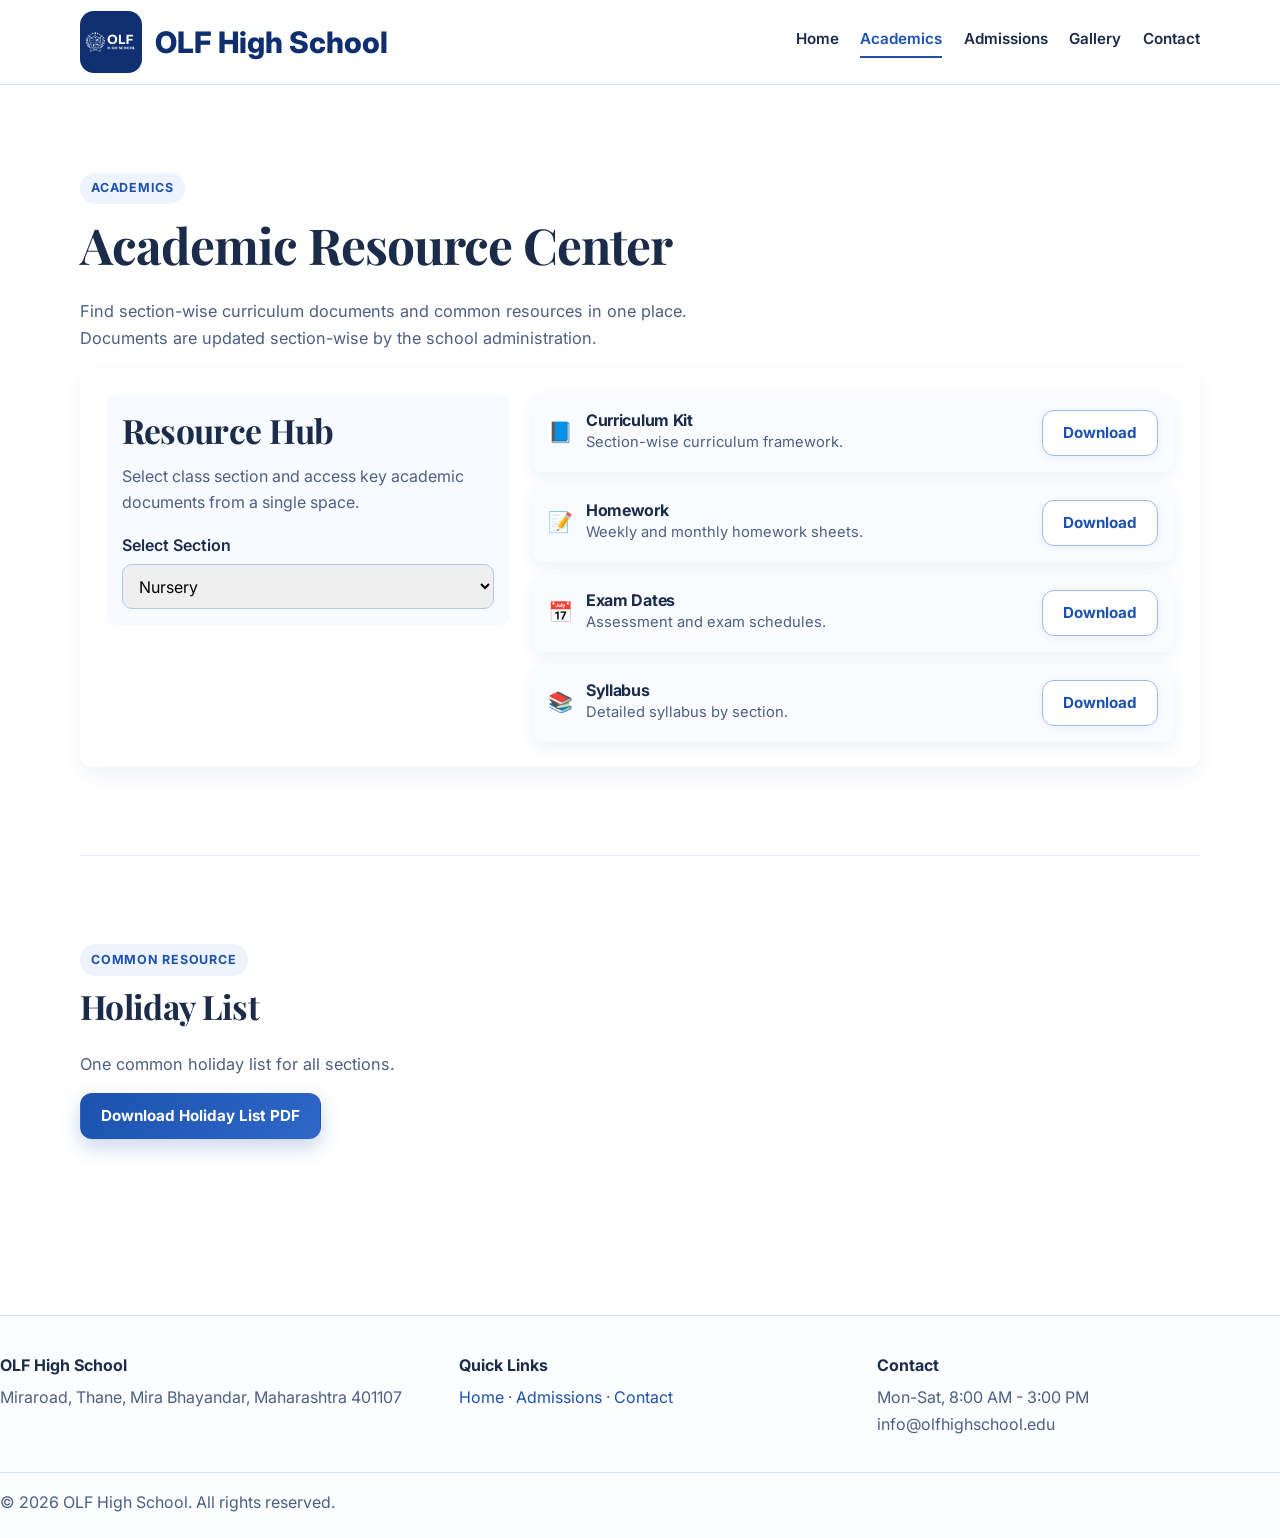
<file: academics.html>
<!doctype html>
<html lang="en">
<head>
  <meta charset="UTF-8">
  <meta name="viewport" content="width=device-width, initial-scale=1.0">
  <title>Academics | OLF High School</title>
  <link rel="preconnect" href="https://fonts.googleapis.com">
  <link rel="preconnect" href="https://fonts.gstatic.com" crossorigin>
  <link href="https://fonts.googleapis.com/css2?family=Inter:wght@400;500;600;700;800&family=Playfair+Display:wght@600;700&display=swap" rel="stylesheet">
  <link rel="stylesheet" href="styles.css">
</head>
<body>
  <header class="site-header">
    <div class="container nav-wrap">
      <a class="brand" href="index.html">
        <img class="brand-logo" src="assets/images/logo.png" alt="OLF High School logo">
        <span class="brand-text">OLF High School</span>
      </a>
      <button class="menu-toggle" id="menuToggle" aria-label="Open menu">Menu</button>
      <nav class="main-nav" id="mainNav">
        <a href="index.html">Home</a>
        <a class="active" href="academics.html">Academics</a>
        <a href="admissions.html">Admissions</a>
        <a href="gallery.html">Gallery</a>
        <a href="contact.html">Contact</a>
      </nav>
    </div>
  </header>

  <main class="section">
    <div class="container">
      <div class="section-head">
        <p class="eyebrow">Academics</p>
        <h1>Academic Resource Center</h1>
      </div>
      <p class="section-copy">Find section-wise curriculum documents and common resources in one place. Documents are updated section-wise by the school administration.</p>

      <section class="resource-center" id="pdf-center">
        <div class="hub-layout">
          <aside class="hub-intro">
            <h2>Resource Hub</h2>
            <p>Select class section and access key academic documents from a single space.</p>
            <label for="sectionSelect">Select Section</label>
            <select id="sectionSelect">
              <option value="nursery">Nursery</option>
              <option value="primary">Primary (Class 1-5)</option>
              <option value="middle">Middle (Class 6-8)</option>
              <option value="secondary">Secondary (Class 9-10)</option>
            </select>
          </aside>
          <div class="resource-list">
            <article class="resource-item">
              <span class="resource-icon">📘</span>
              <div>
                <h3>Curriculum Kit</h3>
                <p>Section-wise curriculum framework.</p>
              </div>
              <a id="curriculumLink" class="btn btn-secondary" href="#">Download</a>
            </article>
            <article class="resource-item">
              <span class="resource-icon">📝</span>
              <div>
                <h3>Homework</h3>
                <p>Weekly and monthly homework sheets.</p>
              </div>
              <a id="homeworkLink" class="btn btn-secondary" href="#">Download</a>
            </article>
            <article class="resource-item">
              <span class="resource-icon">📅</span>
              <div>
                <h3>Exam Dates</h3>
                <p>Assessment and exam schedules.</p>
              </div>
              <a id="examLink" class="btn btn-secondary" href="#">Download</a>
            </article>
            <article class="resource-item">
              <span class="resource-icon">📚</span>
              <div>
                <h3>Syllabus</h3>
                <p>Detailed syllabus by section.</p>
              </div>
              <a id="syllabusLink" class="btn btn-secondary" href="#">Download</a>
            </article>
          </div>
        </div>
      </section>

      <section class="section-sub" id="holiday-list">
        <div class="section-head">
          <p class="eyebrow">Common Resource</p>
          <h2>Holiday List</h2>
        </div>
        <p class="section-copy">One common holiday list for all sections.</p>
        <a class="btn btn-primary" href="assets/pdfs/sample-holiday-list.pdf" target="_blank" rel="noreferrer">Download Holiday List PDF</a>
      </section>
    </div>
  </main>

  <footer class="site-footer">
    <div class="container footer-grid">
      <div>
        <p class="footer-title">OLF High School</p>
        <p>Miraroad, Thane, Mira Bhayandar, Maharashtra 401107</p>
      </div>
      <div>
        <p class="footer-title">Quick Links</p>
        <p><a href="index.html">Home</a> · <a href="admissions.html">Admissions</a> · <a href="contact.html">Contact</a></p>
      </div>
      <div>
        <p class="footer-title">Contact</p>
        <p>Mon-Sat, 8:00 AM - 3:00 PM<br>info@olfhighschool.edu</p>
      </div>
    </div>
    <div class="container footer-bottom">© 2026 OLF High School. All rights reserved.</div>
  </footer>
  <script src="script.js"></script>
</body>
</html>
</file>
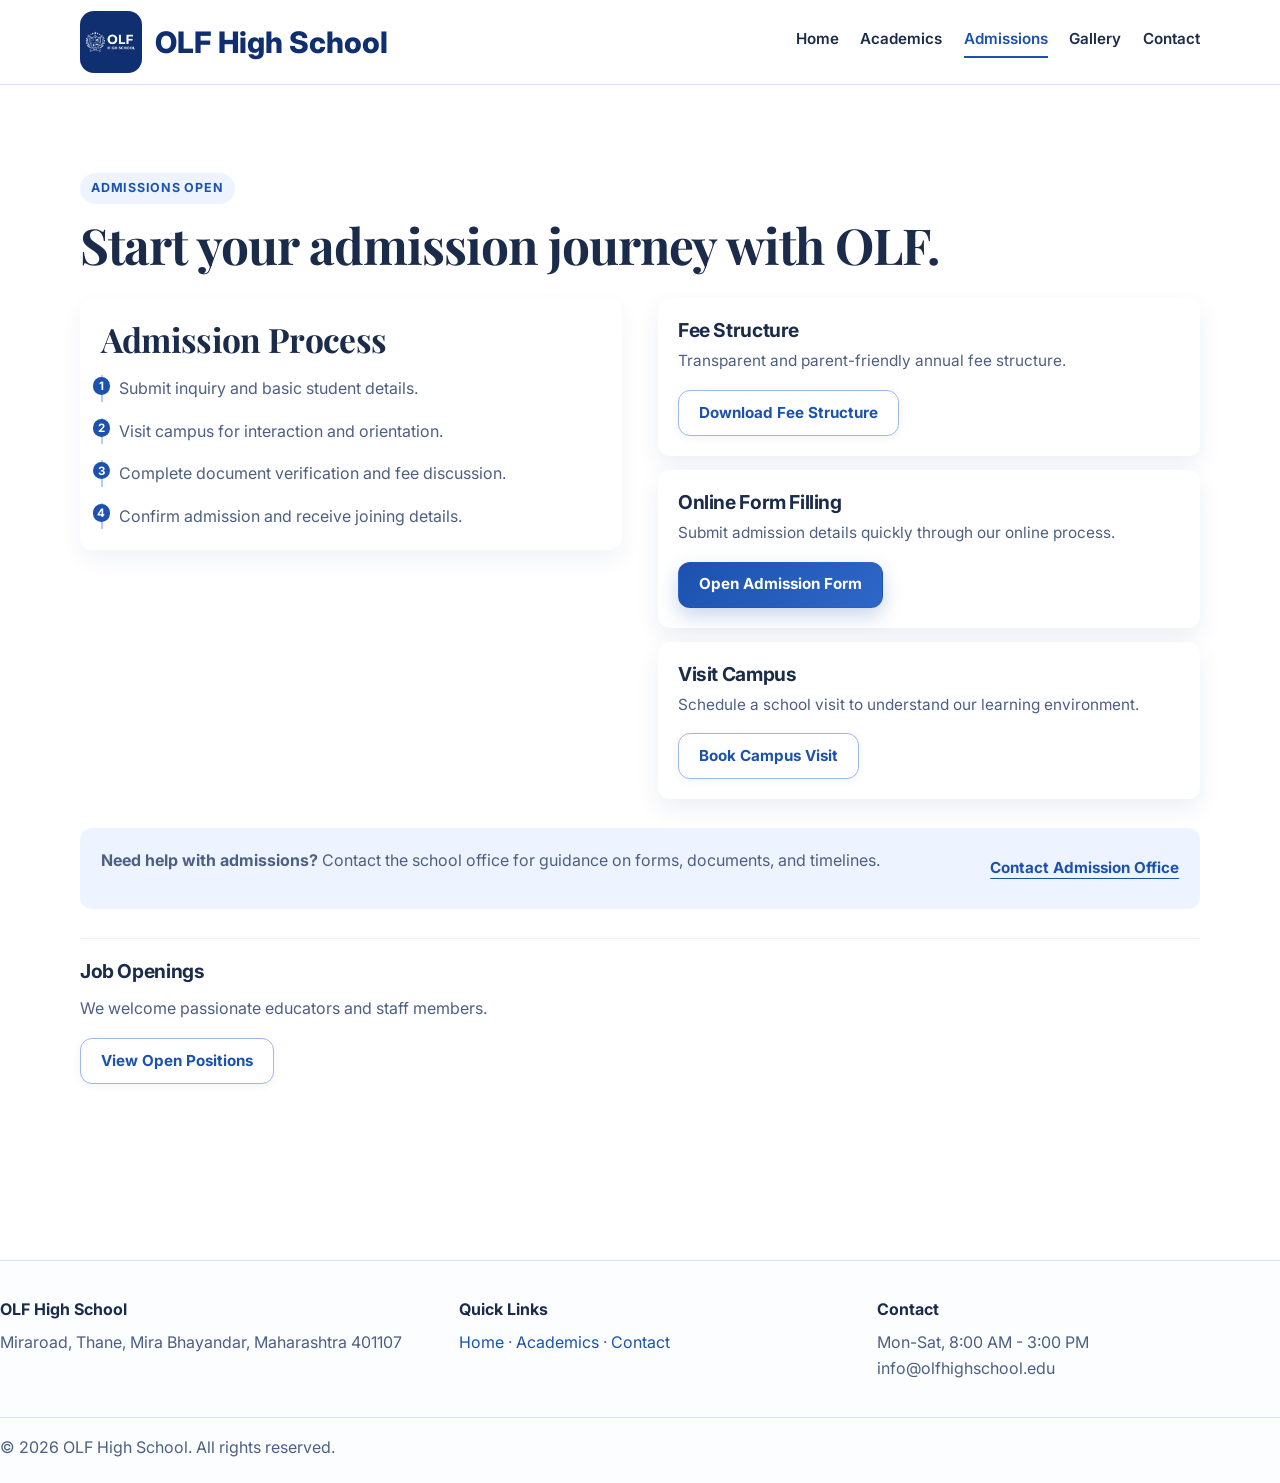
<file: admissions.html>
<!doctype html>
<html lang="en">
<head>
  <meta charset="UTF-8">
  <meta name="viewport" content="width=device-width, initial-scale=1.0">
  <title>Admissions | OLF High School</title>
  <link rel="preconnect" href="https://fonts.googleapis.com">
  <link rel="preconnect" href="https://fonts.gstatic.com" crossorigin>
  <link href="https://fonts.googleapis.com/css2?family=Inter:wght@400;500;600;700;800&family=Playfair+Display:wght@600;700&display=swap" rel="stylesheet">
  <link rel="stylesheet" href="styles.css">
</head>
<body>
  <header class="site-header">
    <div class="container nav-wrap">
      <a class="brand" href="index.html">
        <img class="brand-logo" src="assets/images/logo.png" alt="OLF High School logo">
        <span class="brand-text">OLF High School</span>
      </a>
      <button class="menu-toggle" id="menuToggle" aria-label="Open menu">Menu</button>
      <nav class="main-nav" id="mainNav">
        <a href="index.html">Home</a>
        <a href="academics.html">Academics</a>
        <a class="active" href="admissions.html">Admissions</a>
        <a href="gallery.html">Gallery</a>
        <a href="contact.html">Contact</a>
      </nav>
    </div>
  </header>

  <main class="section">
    <div class="container">
      <div class="section-head">
        <p class="eyebrow">Admissions Open</p>
        <h1>Start your admission journey with OLF.</h1>
      </div>
      <div class="split admission-layout">
        <section class="admission-left">
          <h2>Admission Process</h2>
          <ol class="timeline">
            <li><span>1</span>Submit inquiry and basic student details.</li>
            <li><span>2</span>Visit campus for interaction and orientation.</li>
            <li><span>3</span>Complete document verification and fee discussion.</li>
            <li><span>4</span>Confirm admission and receive joining details.</li>
          </ol>
        </section>
        <section class="action-stack">
          <article class="action-box" id="fee-structure">
            <h3>Fee Structure</h3>
            <p>Transparent and parent-friendly annual fee structure.</p>
            <a class="btn btn-secondary" href="assets/pdfs/sample-fee-structure.pdf" target="_blank" rel="noreferrer">Download Fee Structure</a>
          </article>
          <article class="action-box" id="online-form">
            <h3>Online Form Filling</h3>
            <p>Submit admission details quickly through our online process.</p>
            <a class="btn btn-primary" href="#">Open Admission Form</a>
          </article>
          <article class="action-box">
            <h3>Visit Campus</h3>
            <p>Schedule a school visit to understand our learning environment.</p>
            <a class="btn btn-secondary" href="contact.html">Book Campus Visit</a>
          </article>
        </section>
      </div>
      <section class="help-strip">
        <p><strong>Need help with admissions?</strong> Contact the school office for guidance on forms, documents, and timelines.</p>
        <a class="btn btn-text" href="contact.html">Contact Admission Office</a>
      </section>
      <section class="job-section">
        <h3>Job Openings</h3>
        <p>We welcome passionate educators and staff members.</p>
        <a class="btn btn-secondary" href="assets/pdfs/sample-job-openings.pdf" target="_blank" rel="noreferrer">View Open Positions</a>
      </section>
    </div>
  </main>

  <footer class="site-footer">
    <div class="container footer-grid">
      <div>
        <p class="footer-title">OLF High School</p>
        <p>Miraroad, Thane, Mira Bhayandar, Maharashtra 401107</p>
      </div>
      <div>
        <p class="footer-title">Quick Links</p>
        <p><a href="index.html">Home</a> · <a href="academics.html">Academics</a> · <a href="contact.html">Contact</a></p>
      </div>
      <div>
        <p class="footer-title">Contact</p>
        <p>Mon-Sat, 8:00 AM - 3:00 PM<br>info@olfhighschool.edu</p>
      </div>
    </div>
    <div class="container footer-bottom">© 2026 OLF High School. All rights reserved.</div>
  </footer>
  <script src="script.js"></script>
</body>
</html>
</file>
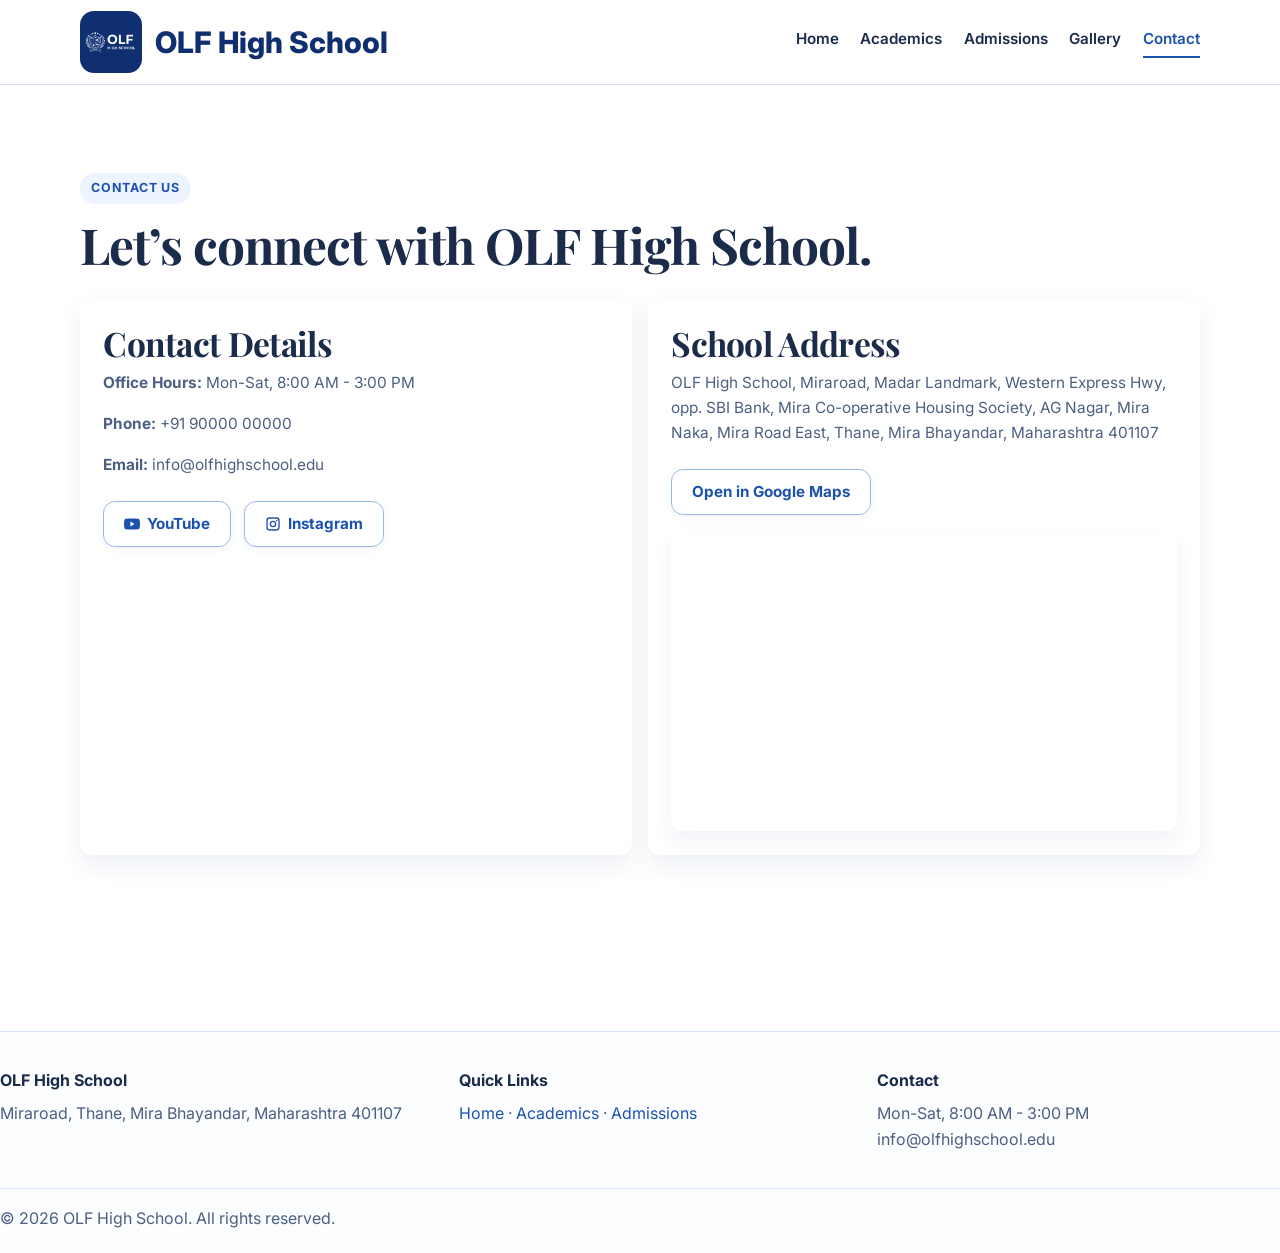
<file: contact.html>
<!doctype html>
<html lang="en">
<head>
  <meta charset="UTF-8">
  <meta name="viewport" content="width=device-width, initial-scale=1.0">
  <title>Contact | OLF High School</title>
  <link rel="preconnect" href="https://fonts.googleapis.com">
  <link rel="preconnect" href="https://fonts.gstatic.com" crossorigin>
  <link href="https://fonts.googleapis.com/css2?family=Inter:wght@400;500;600;700;800&family=Playfair+Display:wght@600;700&display=swap" rel="stylesheet">
  <link rel="stylesheet" href="styles.css">
</head>
<body>
  <header class="site-header">
    <div class="container nav-wrap">
      <a class="brand" href="index.html">
        <img class="brand-logo" src="assets/images/logo.png" alt="OLF High School logo">
        <span class="brand-text">OLF High School</span>
      </a>
      <button class="menu-toggle" id="menuToggle" aria-label="Open menu">Menu</button>
      <nav class="main-nav" id="mainNav">
        <a href="index.html">Home</a>
        <a href="academics.html">Academics</a>
        <a href="admissions.html">Admissions</a>
        <a href="gallery.html">Gallery</a>
        <a class="active" href="contact.html">Contact</a>
      </nav>
    </div>
  </header>

  <main class="section">
    <div class="container">
      <div class="section-head">
        <p class="eyebrow">Contact Us</p>
        <h1>Let’s connect with OLF High School.</h1>
      </div>
      <div class="two-col">
        <article class="card">
          <h2>Contact Details</h2>
          <p><strong>Office Hours:</strong> Mon-Sat, 8:00 AM - 3:00 PM</p>
          <p><strong>Phone:</strong> +91 90000 00000</p>
          <p><strong>Email:</strong> info@olfhighschool.edu</p>
          <div class="hero-actions">
            <a class="btn btn-outline social-btn" href="https://www.youtube.com/@OLFSchool" target="_blank" rel="noreferrer">
              <svg class="social-icon" viewBox="0 0 24 24" aria-hidden="true">
                <path d="M23.5 6.2a3 3 0 0 0-2.1-2.1C19.5 3.6 12 3.6 12 3.6s-7.5 0-9.4.5A3 3 0 0 0 .5 6.2 31.4 31.4 0 0 0 0 12a31.4 31.4 0 0 0 .5 5.8 3 3 0 0 0 2.1 2.1c1.9.5 9.4.5 9.4.5s7.5 0 9.4-.5a3 3 0 0 0 2.1-2.1A31.4 31.4 0 0 0 24 12a31.4 31.4 0 0 0-.5-5.8zM9.6 15.6V8.4L15.8 12l-6.2 3.6z"></path>
              </svg>
              YouTube
            </a>
            <a class="btn btn-outline social-btn" href="https://www.instagram.com/olf_high_school/" target="_blank" rel="noreferrer">
              <svg class="social-icon" viewBox="0 0 24 24" aria-hidden="true">
                <path d="M7 2h10a5 5 0 0 1 5 5v10a5 5 0 0 1-5 5H7a5 5 0 0 1-5-5V7a5 5 0 0 1 5-5zm0 2a3 3 0 0 0-3 3v10a3 3 0 0 0 3 3h10a3 3 0 0 0 3-3V7a3 3 0 0 0-3-3H7zm10.5 1.5a1.2 1.2 0 1 1 0 2.4 1.2 1.2 0 0 1 0-2.4zM12 7a5 5 0 1 1 0 10 5 5 0 0 1 0-10zm0 2a3 3 0 1 0 0 6 3 3 0 0 0 0-6z"></path>
              </svg>
              Instagram
            </a>
          </div>
        </article>

        <article class="card" id="map">
          <h2>School Address</h2>
          <p>OLF High School, Miraroad, Madar Landmark, Western Express Hwy, opp. SBI Bank, Mira Co-operative Housing Society, AG Nagar, Mira Naka, Mira Road East, Thane, Mira Bhayandar, Maharashtra 401107</p>
          <div class="hero-actions">
            <a class="btn btn-outline" href="https://maps.app.goo.gl/uU2YXWNeJZTC4V5A8?g_st=ic" target="_blank" rel="noreferrer">Open in Google Maps</a>
          </div>
          <div class="map-embed-wrap">
            <iframe
              class="map-embed"
              title="OLF High School location map"
              src="https://maps.google.com/maps?q=OLF%20High%20School%2C%20Miraroad%2C%20Madar%20Landmark%2C%20Western%20Express%20Hwy%2C%20opp.%20SBI%20bank%2C%20MIra%20Co-operative%20Housing%20Society%2C%20AG%20Nagar%2C%20Mira%20Naka%2C%20Mira%20Road%20East%2C%20Thane%2C%20Mira%20Bhayandar%2C%20Maharashtra%20401107&output=embed"
              loading="lazy"
              referrerpolicy="no-referrer-when-downgrade"
              allowfullscreen>
            </iframe>
          </div>
        </article>
      </div>
    </div>
  </main>

  <footer class="site-footer">
    <div class="container footer-grid">
      <div>
        <p class="footer-title">OLF High School</p>
        <p>Miraroad, Thane, Mira Bhayandar, Maharashtra 401107</p>
      </div>
      <div>
        <p class="footer-title">Quick Links</p>
        <p><a href="index.html">Home</a> · <a href="academics.html">Academics</a> · <a href="admissions.html">Admissions</a></p>
      </div>
      <div>
        <p class="footer-title">Contact</p>
        <p>Mon-Sat, 8:00 AM - 3:00 PM<br>info@olfhighschool.edu</p>
      </div>
    </div>
    <div class="container footer-bottom">© 2026 OLF High School. All rights reserved.</div>
  </footer>
  <script src="script.js"></script>
</body>
</html>
</file>
<file: styles.css>
:root {
  --blue-900: #0f2f70;
  --blue-700: #1c52ae;
  --blue-600: #2f67c8;
  --blue-100: #eef4ff;
  --blue-050: #f7faff;
  --text-900: #1b2b4a;
  --text-700: #4d5f82;
  --white: #ffffff;
  --line: #d7e3fb;
  --radius: 12px;
  --container: 1140px;
  /* Same horizontal inset as .hero-banner-bleed — keeps nav, sections, footer aligned with carousel */
  --page-gutter: clamp(2rem, 9.5vw, 5rem);
  --shadow-soft: 0 10px 22px rgba(16, 50, 112, 0.06);
  --shadow-card: 0 10px 24px rgba(16, 50, 112, 0.08);
  --shadow-card-hover: 0 16px 30px rgba(16, 50, 112, 0.13);
  /* Vertical rhythm */
  --section-y: clamp(3.75rem, 7.5vw, 5.5rem);
  --section-y-hero-bottom: clamp(3.25rem, 6vw, 4.5rem);
  --space-block: 1.5rem;
  --space-block-tight: 1rem;
  /* Buttons */
  --btn-shadow-primary: 0 8px 20px rgba(28, 82, 174, 0.24);
  --btn-shadow-primary-hover: 0 12px 28px rgba(28, 82, 174, 0.34);
  --btn-shadow-secondary-hover: 0 8px 18px rgba(30, 77, 161, 0.14);
  --ease-btn: cubic-bezier(0.25, 0.46, 0.45, 0.94);
}

* { box-sizing: border-box; }

body {
  margin: 0;
  font-family: "Inter", "Segoe UI", sans-serif;
  color: var(--text-900);
  line-height: 1.65;
  background: var(--white);
}

h1, h2, h3 {
  margin: 0 0 0.8rem;
  line-height: 1.2;
  letter-spacing: -0.02em;
}

h1, h2 {
  font-family: "Playfair Display", Georgia, serif;
}

h1 { font-size: clamp(2rem, 4.5vw, 3.1rem); }
h2 { font-size: clamp(1.5rem, 3vw, 2.1rem); }
h3 { font-size: 1.2rem; }

p { margin: 0 0 1rem; color: var(--text-700); }

.container {
  width: 100%;
  max-width: 100%;
  margin-inline: auto;
  padding-inline: var(--page-gutter);
}

.site-header {
  position: sticky;
  top: 0;
  z-index: 30;
  border-bottom: 1px solid var(--line);
  background: rgba(255, 255, 255, 0.96);
  backdrop-filter: blur(8px);
}

.nav-wrap {
  min-height: 84px;
  display: flex;
  align-items: center;
  justify-content: space-between;
  gap: 1rem;
}

.brand {
  text-decoration: none;
  display: flex;
  align-items: center;
  gap: 0.8rem;
}

.brand-logo {
  width: 62px;
  height: 62px;
  border-radius: 14px;
  background: #0f2f70;
  object-fit: contain;
  padding: 4px;
}

.brand-text {
  color: var(--blue-900);
  font-size: 1.85rem;
  font-weight: 800;
}

.menu-toggle {
  display: none;
  border: 1px solid var(--line);
  background: var(--white);
  color: var(--blue-900);
  border-radius: var(--radius);
  font-weight: 600;
  padding: 0.45rem 0.85rem;
}

.main-nav {
  display: flex;
  align-items: center;
  gap: 1.35rem;
}

.main-nav a {
  text-decoration: none;
  color: var(--text-900);
  font-weight: 600;
  font-size: 0.95rem;
  padding-bottom: 4px;
  border-bottom: 2px solid transparent;
}

.main-nav a.active,
.main-nav a:hover {
  color: var(--blue-700);
  border-color: var(--blue-700);
}

.section {
  padding: var(--section-y) 0;
}

.section-soft {
  background: var(--blue-050);
}

/* Subsection inside a page shell (avoids double full-section padding) */
.section-sub {
  margin-top: var(--section-y);
  padding-top: var(--section-y);
  border-top: 1px solid #e8effc;
}

.section-head {
  margin-bottom: var(--space-block);
}

.section-head .eyebrow {
  margin-bottom: 0.65rem;
}

.section-head + .section-copy {
  margin-top: 0;
}

.badge,
.eyebrow {
  display: inline-block;
  color: var(--blue-700);
  background: var(--blue-100);
  font-weight: 700;
  font-size: 0.78rem;
  letter-spacing: 0.06em;
  text-transform: uppercase;
  padding: 0.34rem 0.7rem;
  border-radius: 999px;
  margin-bottom: 1rem;
}

.hero {
  padding: var(--section-y) 0 var(--section-y-hero-bottom);
  background:
    radial-gradient(900px 340px at 75% 10%, rgba(40, 92, 183, 0.08), transparent 60%),
    linear-gradient(140deg, #f5f9ff 0%, #ffffff 55%, #f3f8ff 100%);
}

/* Full-bleed carousel: outside .container so width is not capped at --container (1140px). */
.hero-banner-bleed {
  width: 100%;
  max-width: none;
  margin-inline: 0;
  padding-inline: var(--page-gutter);
  box-sizing: border-box;
}

.hero-banner {
  position: relative;
  width: 100%;
  height: clamp(420px, 62vh, 620px);
  overflow: hidden;
  margin-bottom: 2.7rem;
  border-radius: 14px;
}

.hero-slide {
  position: absolute;
  inset: 0;
  opacity: 0;
  transition: opacity 0.9s ease;
}

.hero-slide.active {
  opacity: 1;
}

.hero-slide img {
  width: 100%;
  height: 100%;
  object-fit: cover;
  display: block;
}

.hero-banner-overlay {
  position: absolute;
  inset: 0;
  background: linear-gradient(to top, rgba(10, 32, 74, 0.45), rgba(10, 32, 74, 0.12));
  pointer-events: none;
}

.hero-nav {
  position: absolute;
  top: 50%;
  transform: translateY(-50%);
  width: 42px;
  height: 42px;
  border: 0;
  border-radius: 999px;
  background: rgba(255, 255, 255, 0.86);
  color: #123b86;
  font-size: 1.45rem;
  line-height: 1;
  display: grid;
  place-items: center;
  cursor: pointer;
  z-index: 3;
  box-shadow: 0 8px 20px rgba(9, 35, 82, 0.2);
  transition: background-color 0.2s ease, transform 0.2s ease;
}

.hero-nav:hover {
  background: #ffffff;
  transform: translateY(-50%) scale(1.04);
}

.hero-prev { left: 14px; }
.hero-next { right: 14px; }

.hero-dots {
  position: absolute;
  left: 50%;
  bottom: 14px;
  transform: translateX(-50%);
  display: flex;
  gap: 0.45rem;
  z-index: 3;
}

.hero-dot {
  width: 9px;
  height: 9px;
  border-radius: 999px;
  border: 0;
  background: rgba(255, 255, 255, 0.55);
  cursor: pointer;
  transition: transform 0.2s ease, background-color 0.2s ease, width 0.2s ease;
}

.hero-dot.active {
  width: 22px;
  background: #ffffff;
}

.hero-content-below {
  max-width: 860px;
}

.hero-content-grid {
  display: grid;
  grid-template-columns: 1.25fr 0.85fr;
  gap: 2rem;
  align-items: start;
  margin-top: 0.5rem;
}

.video-thumb-link {
  position: relative;
  display: block;
  margin-bottom: 0.7rem;
  border-radius: var(--radius);
  overflow: hidden;
  box-shadow: var(--shadow-soft);
  aspect-ratio: 16 / 9;
  line-height: 0;
  background: var(--blue-100);
}

.video-thumb-link:focus-visible {
  outline: 2px solid var(--blue-700);
  outline-offset: 3px;
}

.video-thumb-link img {
  width: 100%;
  height: 100%;
  object-fit: cover;
  display: block;
  transition: transform 0.35s var(--ease-btn);
}

.video-thumb-link:hover img {
  transform: scale(1.04);
}

.video-thumb-link::after {
  content: "";
  position: absolute;
  inset: 0;
  background: linear-gradient(to top, rgba(15, 47, 112, 0.35), transparent 45%);
  pointer-events: none;
}

.video-thumb-play {
  position: absolute;
  left: 50%;
  top: 50%;
  transform: translate(-50%, -50%);
  z-index: 1;
  display: grid;
  place-items: center;
  width: 58px;
  height: 58px;
  border-radius: 50%;
  background: rgba(255, 255, 255, 0.95);
  color: var(--blue-700);
  box-shadow: 0 6px 24px rgba(15, 47, 112, 0.35);
  pointer-events: none;
  padding-left: 4px;
  transition: transform 0.25s var(--ease-btn);
}

.video-thumb-link:hover .video-thumb-play {
  transform: translate(-50%, -50%) scale(1.06);
}

.image-placeholder {
  min-height: 220px;
  border-radius: var(--radius);
  background: linear-gradient(150deg, #e7efff, #f6f9ff);
  color: var(--blue-700);
  display: grid;
  place-items: center;
  font-weight: 700;
  margin-bottom: 0.7rem;
  box-shadow: var(--shadow-soft);
}

.hero-grid {
  display: grid;
  grid-template-columns: 1.1fr 1fr;
  gap: 2.6rem;
  align-items: center;
}

.hero-content {
  max-width: 620px;
}

.hero-title {
  font-size: clamp(2.2rem, 5vw, 3.4rem);
  margin-bottom: 1rem;
}

.hero-copy {
  font-size: 1.06rem;
  color: var(--text-700);
  max-width: 58ch;
}

.lead,
.section-copy {
  max-width: 68ch;
  font-size: 1.02rem;
}

.actions,
.hero-actions {
  display: flex;
  flex-wrap: wrap;
  gap: 0.8rem;
  margin-top: 1.5rem;
}

.hero-cta .btn {
  min-width: 168px;
}

/* ----- Button system (all interactive buttons share motion + shadow language) ----- */
.btn {
  display: inline-flex;
  align-items: center;
  justify-content: center;
  gap: 0.4rem;
  text-decoration: none;
  font-weight: 700;
  font-size: 0.95rem;
  line-height: 1.2;
  border-radius: var(--radius);
  padding: 0.75rem 1.25rem;
  min-height: 46px;
  border: 1px solid transparent;
  cursor: pointer;
  transition:
    transform 0.22s var(--ease-btn),
    box-shadow 0.22s var(--ease-btn),
    background-color 0.22s ease,
    border-color 0.22s ease,
    color 0.22s ease;
}

.btn:focus-visible {
  outline: 2px solid var(--blue-700);
  outline-offset: 3px;
}

.btn:active:not(:disabled) {
  transform: translateY(0);
}

.btn-primary {
  background: linear-gradient(135deg, var(--blue-700), var(--blue-600));
  border-color: transparent;
  color: var(--white);
  box-shadow: var(--btn-shadow-primary);
}

.btn-primary:hover {
  background: linear-gradient(135deg, #184ba1, #295cb2);
  box-shadow: var(--btn-shadow-primary-hover);
  transform: translateY(-2px);
}

.btn-secondary,
.btn-outline {
  background: var(--white);
  border-color: #9db8ec;
  color: var(--blue-700);
  box-shadow: 0 2px 8px rgba(16, 50, 112, 0.06);
}

.btn-secondary:hover,
.btn-outline:hover {
  background: var(--blue-100);
  border-color: #85a8e6;
  box-shadow: var(--btn-shadow-secondary-hover);
  transform: translateY(-2px);
}

.btn-text {
  min-height: auto;
  padding: 0.4rem 0;
  border: 0;
  background: transparent;
  color: var(--blue-700);
  text-decoration: underline;
  text-underline-offset: 5px;
  box-shadow: none;
}

.btn-text:hover {
  color: var(--blue-900);
  text-underline-offset: 7px;
  transform: none;
}

.btn-text:focus-visible {
  outline-offset: 2px;
}

/* Primary on dark CTA band: high contrast, same hover language */
.cta-band .btn-primary {
  background: var(--white);
  color: var(--blue-700);
  box-shadow: 0 8px 22px rgba(0, 0, 0, 0.18);
}

.cta-band .btn-primary:hover {
  background: var(--blue-100);
  color: var(--blue-900);
  box-shadow: 0 12px 28px rgba(0, 0, 0, 0.22);
  transform: translateY(-2px);
}

.hero-placeholder,
.video-placeholder {
  min-height: 340px;
  border-radius: var(--radius);
  background: linear-gradient(150deg, #dce8ff, #edf3ff);
  border: 0;
  color: var(--blue-700);
  display: grid;
  place-items: center;
  text-align: center;
  font-weight: 600;
  box-shadow: var(--shadow-soft);
}

.premium-hero-media {
  align-self: stretch;
}

.hero-image-frame {
  min-height: 390px;
  border-radius: 18px;
  overflow: hidden;
  position: relative;
  background: linear-gradient(135deg, #1d4fa8, #5f8edc);
  box-shadow: 0 20px 38px rgba(15, 55, 125, 0.22);
}

.hero-image {
  width: 100%;
  height: 100%;
  object-fit: cover;
  opacity: 0.22;
  transform: scale(1.06);
}

.hero-image-overlay {
  position: absolute;
  inset: 0;
  padding: 1.6rem;
  display: flex;
  flex-direction: column;
  justify-content: flex-end;
  color: #ffffff;
  background: linear-gradient(to top, rgba(10, 34, 80, 0.75), rgba(19, 70, 156, 0.2) 50%, rgba(19, 70, 156, 0.08));
}

.hero-image-kicker {
  display: inline-block;
  width: fit-content;
  margin: 0 0 0.45rem;
  padding: 0.3rem 0.6rem;
  border-radius: 999px;
  background: rgba(255, 255, 255, 0.2);
  color: #ffffff;
  font-size: 0.75rem;
  letter-spacing: 0.05em;
  text-transform: uppercase;
}

.hero-image-overlay h3 {
  margin: 0 0 0.35rem;
  color: #ffffff;
  font-size: 1.35rem;
}

.hero-image-overlay p {
  margin: 0;
  color: rgba(255, 255, 255, 0.9);
  font-size: 0.92rem;
}

.trust-row {
  margin-top: 2rem;
  display: grid;
  grid-template-columns: repeat(4, 1fr);
  gap: 0.8rem;
}

.trust-row div {
  background: #fff;
  border: 0;
  border-radius: 10px;
  padding: 0.95rem;
  font-size: 0.92rem;
  font-weight: 600;
  text-align: center;
  box-shadow: var(--shadow-soft);
}


.principal-message {
  max-width: 880px;
  margin: 0 auto;
  padding: 2rem;
  border-radius: var(--radius);
  background: #fff;
  border-left: 4px solid var(--blue-700);
  box-shadow: 0 14px 30px rgba(17, 59, 128, 0.08);
}

.principal-message p { color: var(--text-900); font-size: 1.07rem; }
.principal-message span { color: var(--text-700); font-weight: 600; }

.feature-grid {
  display: grid;
  grid-template-columns: repeat(4, 1fr);
  gap: 1.1rem;
}

.feature-grid article {
  padding: 1.35rem;
  border-radius: var(--radius);
  border: 0;
  background: #fff;
  box-shadow: var(--shadow-card);
  transition: transform 0.22s ease, box-shadow 0.22s ease;
}

.feature-grid article h3,
.action-box h3,
.card h2,
.card h3,
.resource-item h3 {
  margin-bottom: 0.35rem;
  line-height: 1.3;
}

.feature-grid article p,
.action-box p,
.card p,
.resource-item p {
  font-size: 0.96rem;
  line-height: 1.62;
}

.feature-grid article:hover {
  transform: translateY(-4px);
  box-shadow: var(--shadow-card-hover);
}

.split {
  display: grid;
  grid-template-columns: 1fr 1fr;
  gap: clamp(1.5rem, 4vw, 2.25rem);
}

.about-split,
.principal-split {
  align-items: center;
}

.side-image-block {
  min-height: 260px;
  border-radius: 14px;
  background: linear-gradient(150deg, #e7efff, #f6f9ff);
  color: var(--blue-700);
  display: grid;
  place-items: center;
  font-weight: 700;
  box-shadow: var(--shadow-soft);
}

.video-block {
  background: #fff;
  border: 0;
  border-radius: var(--radius);
  padding: 1.45rem;
  box-shadow: var(--shadow-card);
  transition: transform 0.22s ease, box-shadow 0.22s ease;
}

.video-block:hover {
  transform: translateY(-3px);
  box-shadow: var(--shadow-card-hover);
}

.video-placeholder { min-height: 220px; margin-bottom: 0.7rem; }

.clean-list { padding-left: 1.05rem; color: var(--text-700); }

.gallery-preview {
  display: grid;
  grid-template-columns: repeat(3, 1fr);
  gap: 1rem;
  margin-bottom: 1rem;
}

.gallery-preview div {
  min-height: 140px;
  background: #f4f8ff;
  border: 0;
  border-radius: var(--radius);
  display: grid;
  place-items: center;
  color: #fff;
  font-weight: 600;
  box-shadow: var(--shadow-soft);
  text-shadow: 0 1px 3px rgba(4, 27, 68, 0.35);
}

.gallery-preview .g1 { background: linear-gradient(145deg, #4778c9, #2b5bac); }
.gallery-preview .g2 { background: linear-gradient(145deg, #4a87d2, #2f69ba); }
.gallery-preview .g3 { background: linear-gradient(145deg, #6b8ac5, #4667a2); }
.gallery-preview .g4 { background: linear-gradient(145deg, #4b73c4, #315ca8); }
.gallery-preview .g5 { background: linear-gradient(145deg, #3d78b8, #21518f); }
.gallery-preview .g6 { background: linear-gradient(145deg, #5378be, #3a5ea0); }

.academics-preview {
  background: linear-gradient(180deg, #fff, #f8fbff);
  border-top: 1px solid #edf3ff;
  border-bottom: 1px solid #edf3ff;
}

.resource-mini {
  background: #fff;
  border-radius: var(--radius);
  box-shadow: var(--shadow-soft);
  padding: 1.2rem;
}

.resource-mini div {
  display: flex;
  justify-content: space-between;
  align-items: center;
  border-bottom: 1px solid #eef3ff;
  padding: 0.7rem 0;
}

.resource-mini div:last-child { border-bottom: 0; }

.resource-mini span {
  color: var(--text-900);
  font-weight: 600;
}

.cta-band {
  background: linear-gradient(135deg, #1a4ea8, #153f89);
  color: #fff;
}

.cta-band .eyebrow {
  background: rgba(255, 255, 255, 0.18);
  color: #fff;
}

.cta-band h2,
.cta-band p { color: #fff; }

.cta-band-inner {
  display: flex;
  align-items: center;
  justify-content: space-between;
  gap: 1rem;
}

.resource-center {
  border: 0;
  border-radius: var(--radius);
  padding: 1.6rem;
  background: #fff;
  box-shadow: var(--shadow-soft);
}

.hub-layout {
  display: grid;
  grid-template-columns: 0.85fr 1.35fr;
  gap: 1.4rem;
  align-items: start;
}

.hub-intro {
  background: var(--blue-050);
  border-radius: 10px;
  padding: 1rem;
}

.resource-list {
  display: grid;
  gap: 0.75rem;
}

label { display: block; font-weight: 600; color: var(--text-900); margin-bottom: 0.4rem; }
select {
  width: min(420px, 100%);
  border-radius: 10px;
  border: 1px solid #afc6f1;
  padding: 0.65rem 0.8rem;
  font: inherit;
}

.resource-item {
  display: grid;
  grid-template-columns: auto 1fr auto;
  align-items: center;
  gap: 0.8rem;
  border: 0;
  border-radius: 11px;
  padding: 1rem 1rem;
  background: #f9fbff;
  box-shadow: 0 6px 16px rgba(20, 61, 131, 0.07);
  transition: transform 0.2s ease, box-shadow 0.2s ease;
}

.resource-item p { margin: 0; font-size: 0.92rem; }
.resource-item h3 { margin: 0; font-size: 1rem; }
.resource-icon { font-size: 1.25rem; }

.resource-item:hover {
  transform: translateY(-3px);
  box-shadow: 0 12px 24px rgba(20, 61, 131, 0.12);
}

.admission-layout { align-items: start; }
.admission-left {
  background: #fff;
  border-radius: var(--radius);
  padding: 1.3rem;
  box-shadow: var(--shadow-soft);
}
.timeline {
  list-style: none;
  padding: 0;
  margin: 1rem 0 0;
  display: grid;
  gap: 1rem;
}

.timeline li {
  border-left: 2px solid #b7cbf4;
  padding-left: 1rem;
  color: var(--text-700);
  position: relative;
}

.timeline li span {
  position: absolute;
  left: -0.64rem;
  top: 0.1rem;
  width: 1.1rem;
  height: 1.1rem;
  border-radius: 50%;
  background: var(--blue-700);
  color: #fff;
  font-size: 0.72rem;
  font-weight: 700;
  display: grid;
  place-items: center;
}

.action-stack { display: grid; gap: 0.9rem; }
.action-box {
  border: 0;
  border-radius: var(--radius);
  padding: 1.25rem;
  background: #fff;
  box-shadow: var(--shadow-card);
  transition: transform 0.22s ease, box-shadow 0.22s ease;
}

.action-box:hover {
  transform: translateY(-4px);
  box-shadow: var(--shadow-card-hover);
}

.help-strip {
  margin-top: 1.8rem;
  border: 0;
  border-radius: var(--radius);
  padding: 1.2rem 1.3rem;
  display: flex;
  justify-content: space-between;
  align-items: center;
  gap: 1rem;
  background: #eef4ff;
}

.job-section {
  margin-top: 1.8rem;
  padding-top: 1.3rem;
  border-top: 1px solid #ebf1ff;
}

.filter-row {
  display: flex;
  flex-wrap: wrap;
  gap: 0.55rem;
  margin-bottom: var(--space-block);
}

.filter-btn {
  border: 1px solid #a8c1ef;
  background: #fff;
  color: var(--blue-700);
  border-radius: 999px;
  font-weight: 600;
  font-size: 0.9rem;
  padding: 0.48rem 1rem;
  min-height: 40px;
  cursor: pointer;
  transition:
    transform 0.2s var(--ease-btn),
    background-color 0.2s ease,
    border-color 0.2s ease,
    box-shadow 0.2s ease;
}

.filter-btn:focus-visible {
  outline: 2px solid var(--blue-700);
  outline-offset: 2px;
}

.filter-btn:hover {
  background: var(--blue-100);
  border-color: #8fb0e8;
  transform: translateY(-1px);
  box-shadow: 0 4px 12px rgba(30, 77, 161, 0.1);
}

.filter-btn.is-active {
  background: var(--blue-700);
  border-color: var(--blue-700);
  color: #fff;
  box-shadow: 0 4px 14px rgba(28, 82, 174, 0.3);
}

.filter-btn.is-active:hover {
  background: #184a9e;
  border-color: #184a9e;
  color: #fff;
  transform: translateY(-1px);
}

.gallery-grid {
  display: grid;
  grid-template-columns: repeat(3, 1fr);
  gap: 1.15rem;
}

.gallery-grid .photo-card {
  margin: 0;
  border-radius: 14px;
  overflow: hidden;
  box-shadow: var(--shadow-card);
  transition: box-shadow 0.35s ease, transform 0.35s ease;
}

.gallery-grid .photo-card:hover {
  transform: translateY(-6px);
  box-shadow: var(--shadow-card-hover);
}

.photo-card__media {
  position: relative;
  aspect-ratio: 4 / 3;
  overflow: hidden;
  background: #0f2f70;
}

.photo-card__img {
  width: 100%;
  height: 100%;
  object-fit: cover;
  display: block;
  transform: scale(1);
  transition: transform 0.55s cubic-bezier(0.25, 0.46, 0.45, 0.94);
}

.photo-card__gradient {
  position: absolute;
  inset: 0;
  pointer-events: none;
  background: linear-gradient(
    180deg,
    rgba(12, 38, 88, 0.05) 0%,
    rgba(12, 38, 88, 0.12) 38%,
    rgba(10, 32, 72, 0.72) 78%,
    rgba(8, 26, 58, 0.92) 100%
  );
  transition: opacity 0.35s ease;
}

.photo-card__overlay {
  position: absolute;
  left: 0;
  right: 0;
  bottom: 0;
  z-index: 2;
  padding: 1.15rem 1.25rem 1.35rem;
  color: #fff;
  transform: translateY(0);
  transition: transform 0.4s cubic-bezier(0.25, 0.46, 0.45, 0.94);
}

.photo-card__label {
  display: inline-block;
  font-size: 0.68rem;
  font-weight: 700;
  letter-spacing: 0.12em;
  text-transform: uppercase;
  opacity: 0.88;
  margin-bottom: 0.35rem;
}

.photo-card__title {
  margin: 0;
  font-family: "Inter", sans-serif;
  font-size: 1.15rem;
  font-weight: 700;
  line-height: 1.25;
  letter-spacing: -0.01em;
  color: #fff;
  text-shadow: 0 1px 12px rgba(0, 0, 0, 0.35);
}

.gallery-grid .photo-card:hover .photo-card__img {
  transform: scale(1.08);
}

.gallery-grid .photo-card:hover .photo-card__gradient {
  background: linear-gradient(
    180deg,
    rgba(12, 38, 88, 0.08) 0%,
    rgba(12, 38, 88, 0.22) 35%,
    rgba(10, 32, 72, 0.82) 72%,
    rgba(8, 26, 58, 0.95) 100%
  );
}

.gallery-grid .photo-card:hover .photo-card__overlay {
  transform: translateY(-4px);
  padding-bottom: 1.5rem;
}

.video-feature {
  margin-top: 2.5rem;
  padding: 1.5rem;
  border-radius: var(--radius);
  background: #f8fbff;
}

.two-col {
  display: grid;
  grid-template-columns: repeat(2, 1fr);
  gap: 1rem;
}

.card {
  border: 0;
  border-radius: var(--radius);
  padding: 1.45rem;
  background: #fff;
  box-shadow: var(--shadow-card);
  transition: transform 0.22s ease, box-shadow 0.22s ease;
}

.card:hover {
  transform: translateY(-4px);
  box-shadow: var(--shadow-card-hover);
}

.map-embed-wrap {
  margin-top: 1rem;
  border-radius: 10px;
  overflow: hidden;
  border: 0;
  box-shadow: var(--shadow-soft);
}

.map-embed {
  display: block;
  width: 100%;
  height: 300px;
  border: 0;
}

.social-btn {
  display: inline-flex;
  align-items: center;
  gap: 0.45rem;
}

.social-icon {
  width: 1rem;
  height: 1rem;
  fill: currentColor;
}

.site-footer {
  margin-top: var(--section-y);
  border-top: 1px solid var(--line);
  background: #fbfdff;
}

.footer-grid {
  padding: 2.2rem 0 1.2rem;
  display: grid;
  grid-template-columns: 1.1fr 1fr 1fr;
  gap: 1rem;
}

.footer-title { color: var(--text-900); font-weight: 700; margin-bottom: 0.4rem; }
.site-footer a { color: var(--blue-700); text-decoration: none; }
.site-footer a:hover { text-decoration: underline; }
.footer-bottom { border-top: 1px solid var(--line); padding: 1rem 0 1.4rem; color: var(--text-700); }

@media (max-width: 980px) {
  .hero-grid,
  .trust-row,
  .feature-grid,
  .split,
  .gallery-preview,
  .gallery-grid,
  .hub-layout,
  .two-col,
  .hero-content-grid,
  .footer-grid {
    grid-template-columns: 1fr 1fr;
  }
}

@media (max-width: 760px) {
  .menu-toggle { display: inline-block; }
  .main-nav {
    display: none;
    position: absolute;
    top: 84px;
    right: 4%;
    width: min(260px, 92%);
    flex-direction: column;
    align-items: flex-start;
    background: #fff;
    border: 1px solid var(--line);
    border-radius: var(--radius);
    padding: 0.8rem;
  }
  .main-nav.open { display: flex; }
  .hero-grid,
  .trust-row,
  .feature-grid,
  .split,
  .gallery-preview,
  .gallery-grid,
  .hub-layout,
  .two-col,
  .hero-content-grid,
  .footer-grid {
    grid-template-columns: 1fr;
  }
  .brand-logo { width: 52px; height: 52px; }
  .brand-text { font-size: 1.35rem; }
  .cta-band-inner,
  .help-strip { flex-direction: column; align-items: flex-start; }
  .hero-image-frame { min-height: 300px; }
  .hero-title { font-size: clamp(1.9rem, 9vw, 2.8rem); }
  .hero-banner {
    height: clamp(280px, 46vh, 420px);
    margin-bottom: 2rem;
  }
  .hero-nav {
    width: 36px;
    height: 36px;
    font-size: 1.2rem;
  }
}
</file>
